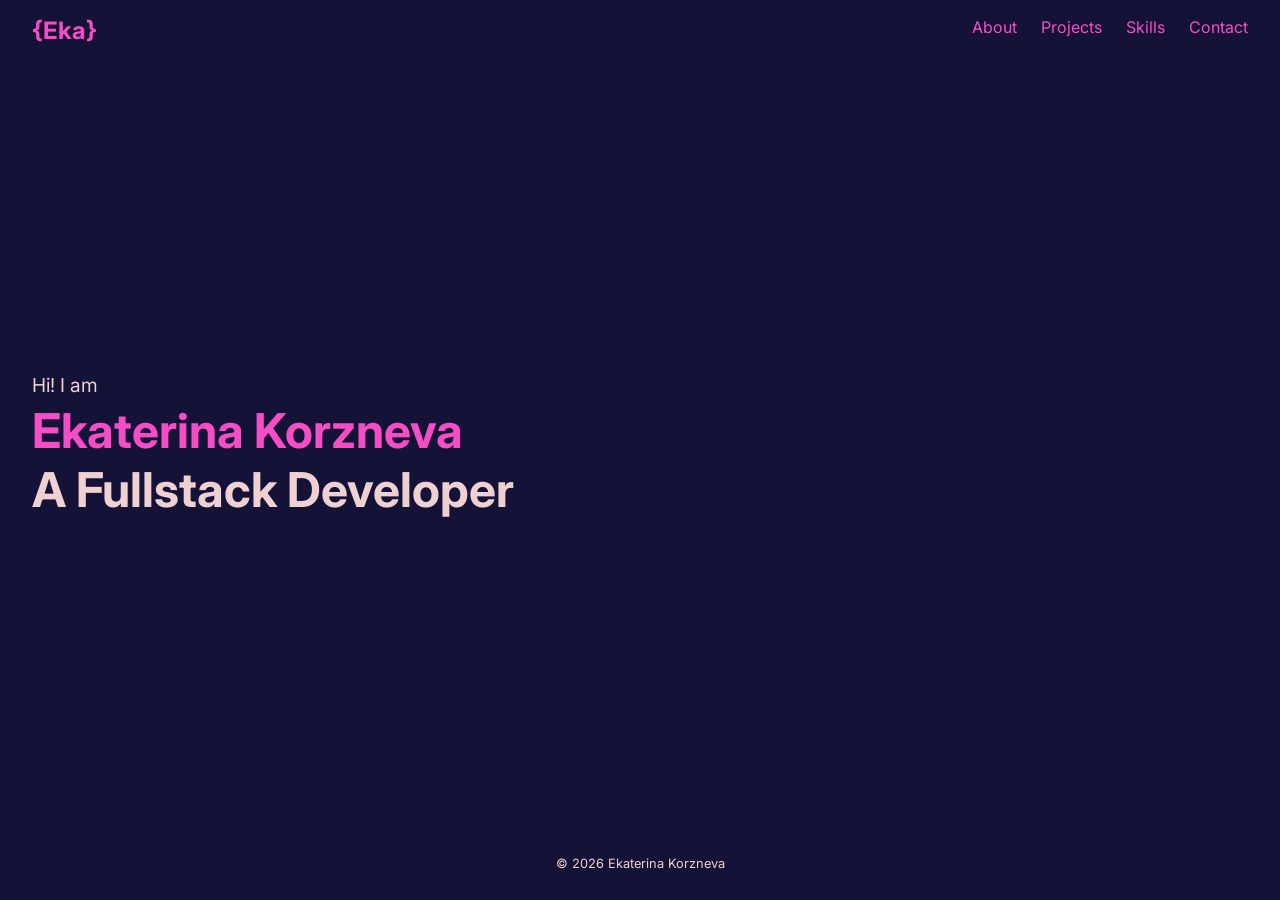
<file: index.html>
<!doctype html>
<html lang="en">
  <head>
    <meta charset="UTF-8" />
    <meta name="viewport" content="width=device-width, initial-scale=1.0" />

    <!-- Favicon and manifest -->
    <link
      rel="icon"
      type="image/png"
      sizes="32x32"
      href="favicons/favicon-32x32.png"
    />
    <link
      rel="icon"
      type="image/png"
      sizes="16x16"
      href="favicons/favicon-16x16.png"
    />
    <link rel="manifest" href="favicons/site.webmanifest" />
    <link
      rel="apple-touch-icon"
      sizes="180x180"
      href="favicons/apple-touch-icon.png"
    />
    <link rel="icon" href="favicons/favicon.ico" />

    <link rel="stylesheet" href="style.css" />
    <link rel="preconnect" href="https://fonts.googleapis.com" />
    <link rel="preconnect" href="https://fonts.gstatic.com" crossorigin />
    <link
      href="https://fonts.googleapis.com/css2?family=Inter:ital,opsz,wght@0,14..32,100..900;1,14..32,100..900&display=swap"
      rel="stylesheet"
    />
    <title>Ekaterina Korzneva</title>
  </head>
  <body>
    <div class="wrapper">
      <header class="navbar">
        <div class="logo">
          <a href="./about.html" class="logo-link">{Eka}</a>
        </div>

        <input type="checkbox" id="menu-toggle" class="menu-toggle" />
        <label for="menu-toggle" class="hamburger">
          <span></span>
          <span></span>
          <span></span>
        </label>

        <nav class="nav-links">
          <a class="nav-item" href="./about.html">About</a>
          <a class="nav-item" href="./projects.html">Projects</a>
          <a class="nav-item" href="./skills.html">Skills</a>
          <a class="nav-item" href="./contact.htm">Contact</a>
        </nav>
      </header>

      <section class="hero">
        <div class="hero-content">
          <p>Hi! I am</p>
          <h1 class="fade-in-top">
            Ekaterina Korzneva<br /><span class="fade-in-top delay"
              >A Fullstack Developer</span
            >
          </h1>
          <h1></h1>
        </div>
      </section>
      <footer class="footer">
        <p>© <span id="year"></span> Ekaterina Korzneva</p>
      </footer>
    </div>
    <script>
      document.getElementById("year").textContent = new Date().getFullYear();
    </script>
  </body>
</html>
</file>
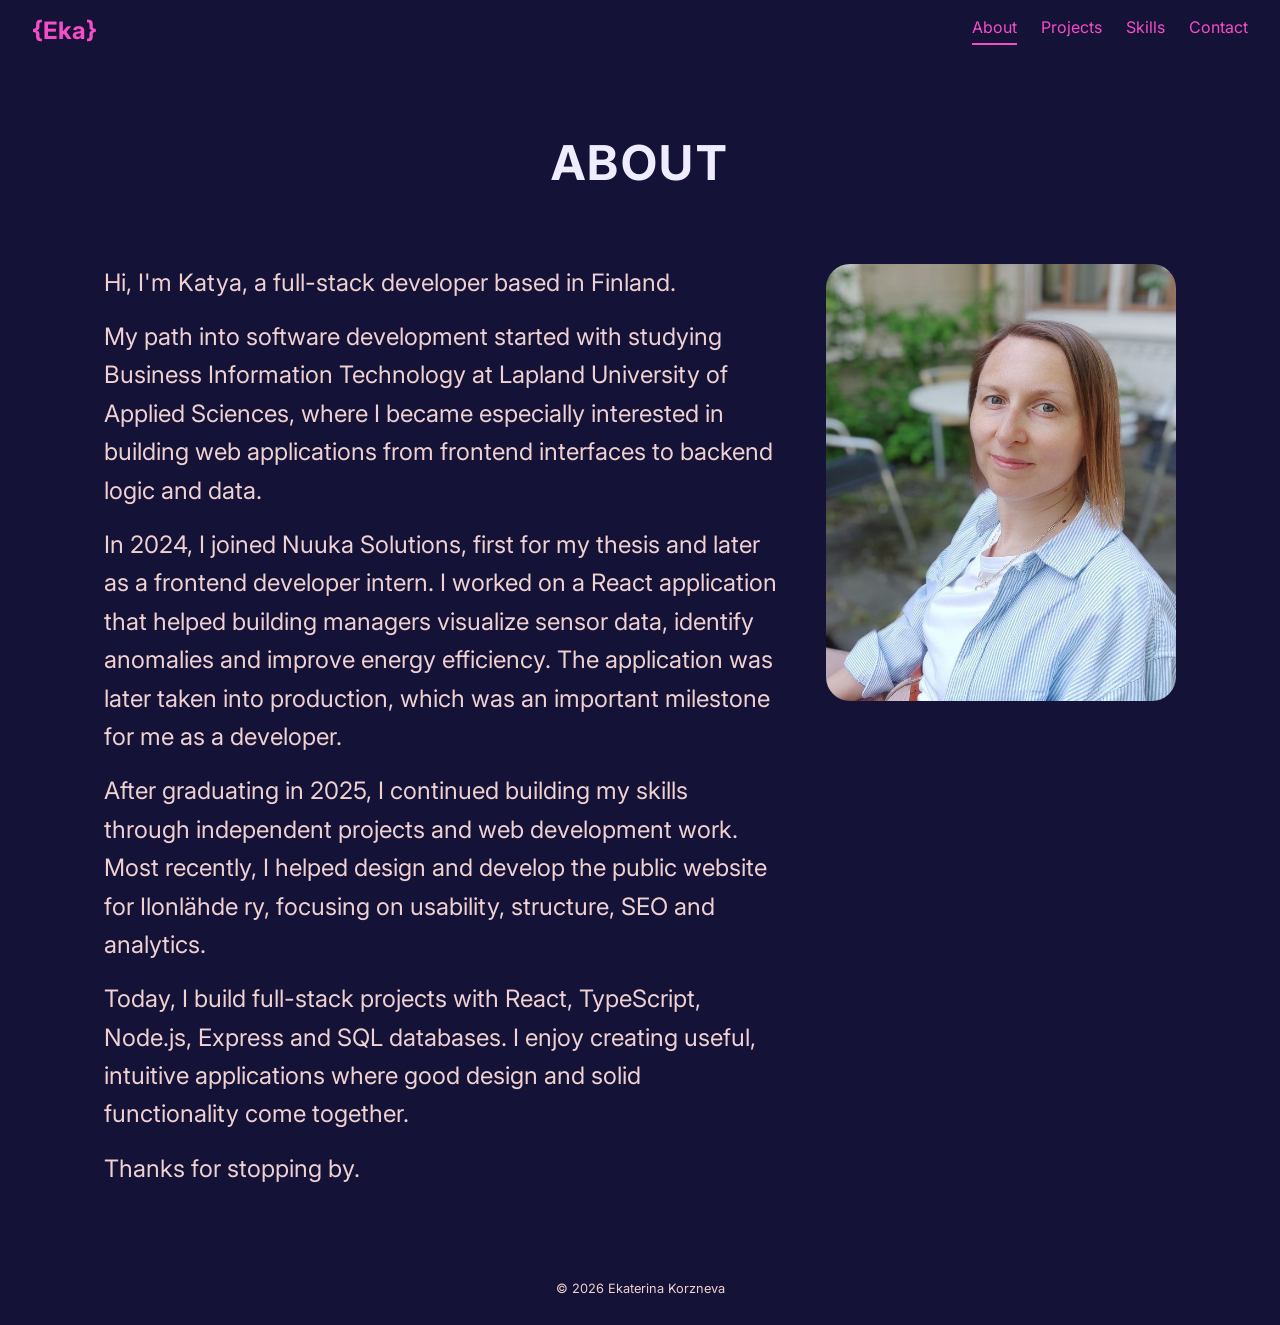
<file: about.html>
<!doctype html>
<html lang="en">
  <head>
    <meta charset="UTF-8" />
    <meta name="viewport" content="width=device-width, initial-scale=1.0" />

    <!-- Favicon and manifest -->
    <link
      rel="icon"
      type="image/png"
      sizes="32x32"
      href="favicons/favicon-32x32.png"
    />
    <link
      rel="icon"
      type="image/png"
      sizes="16x16"
      href="favicons/favicon-16x16.png"
    />
    <link rel="manifest" href="favicons/site.webmanifest" />
    <link
      rel="apple-touch-icon"
      sizes="180x180"
      href="favicons/apple-touch-icon.png"
    />
    <link rel="icon" href="favicons/favicon.ico" />

    <link rel="stylesheet" href="style.css" />
    <link rel="preconnect" href="https://fonts.googleapis.com" />
    <link rel="preconnect" href="https://fonts.gstatic.com" crossorigin />
    <link
      href="https://fonts.googleapis.com/css2?family=Inter:ital,opsz,wght@0,14..32,100..900;1,14..32,100..900&display=swap"
      rel="stylesheet"
    />
    <title>Ekaterina Korzneva</title>
  </head>
  <body>
    <div class="wrapper">
      <header class="navbar">
        <div class="logo">
          <a href="./index.html" class="logo-link">{Eka}</a>
        </div>

        <input type="checkbox" id="menu-toggle" class="menu-toggle" />
        <label for="menu-toggle" class="hamburger">
          <span></span>
          <span></span>
          <span></span>
        </label>

        <nav class="nav-links">
          <a class="nav-item active" href="./about.html">About</a>
          <a class="nav-item" href="./projects.html">Projects</a>
          <a class="nav-item" href="./skills.html">Skills</a>
          <a class="nav-item" href="./contact.htm">Contact</a>
        </nav>
      </header>

      <section class="content-container">
        <h1 class="page-title">About</h1>
        <div class="about-wrapper">
          <div class="about-container">
            <!-- <h2 class="section-title">ABOUT</h2> -->
            <div class="about-text">
              <p>Hi, I'm Katya, a full-stack developer based in Finland.</p>

              <p>
                My path into software development started with studying Business
                Information Technology at Lapland University of Applied
                Sciences, where I became especially interested in building web
                applications from frontend interfaces to backend logic and data.
              </p>

              <p>
                In 2024, I joined Nuuka Solutions, first for my thesis and later
                as a frontend developer intern. I worked on a React application
                that helped building managers visualize sensor data, identify
                anomalies and improve energy efficiency. The application was
                later taken into production, which was an important milestone
                for me as a developer.
              </p>

              <p>
                After graduating in 2025, I continued building my skills through
                independent projects and web development work. Most recently, I
                helped design and develop the public website for Ilonlähde ry,
                focusing on usability, structure, SEO and analytics.
              </p>

              <p>
                Today, I build full-stack projects with React, TypeScript,
                Node.js, Express and SQL databases. I enjoy creating useful,
                intuitive applications where good design and solid functionality
                come together.
              </p>

              <p>Thanks for stopping by.</p>
            </div>
          </div>
          <img
            class="about-image"
            src="assets/portrait.jpg"
            alt="Ekaterina Korzneva"
          />
        </div>
      </section>
      <footer class="footer">
        <p>© <span id="year"></span> Ekaterina Korzneva</p>
      </footer>
    </div>
    <script>
      document.getElementById("year").textContent = new Date().getFullYear();
    </script>
  </body>
</html>
</file>
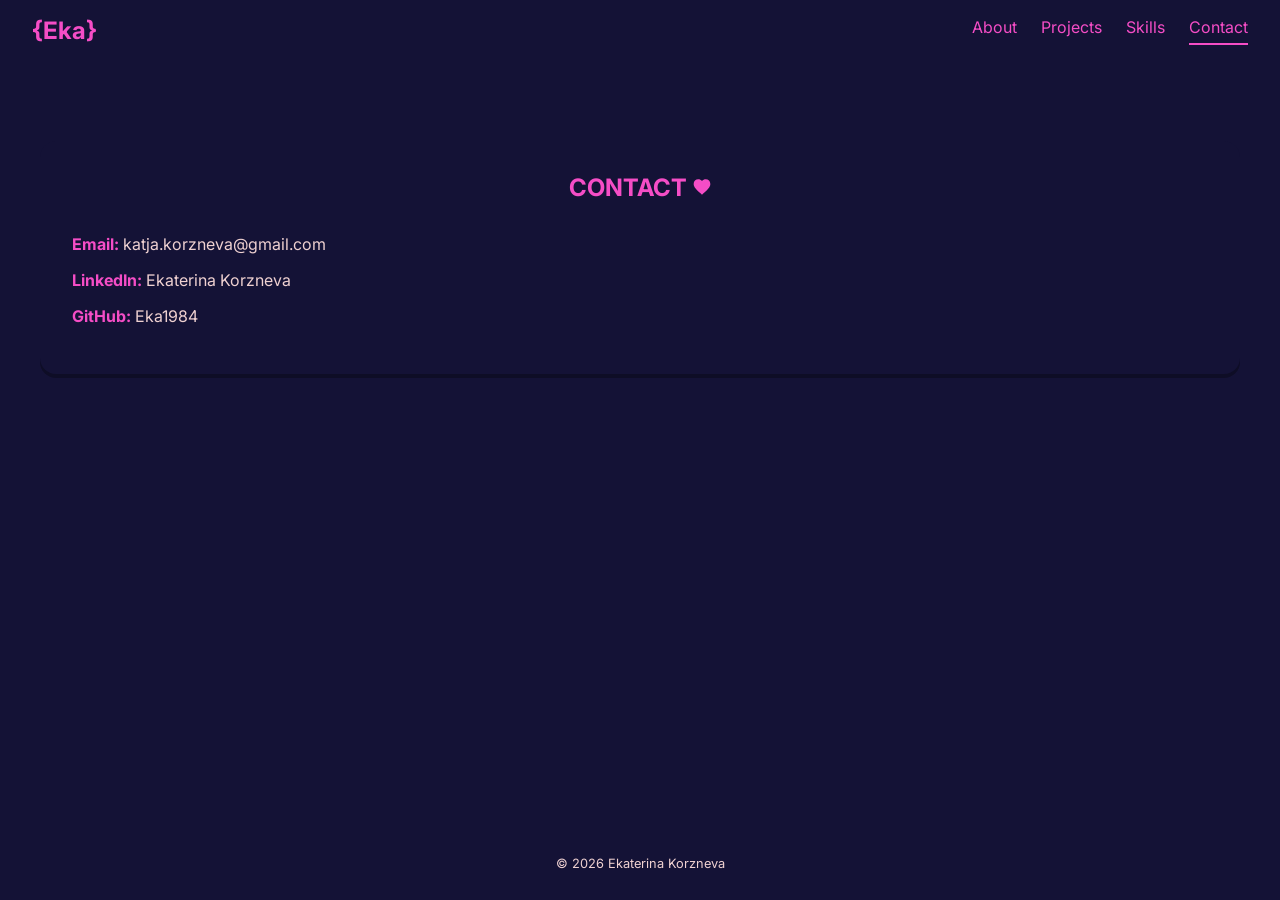
<file: contact.htm>
<!DOCTYPE html>
<html lang="en">
  <head>
    <meta charset="UTF-8" />
    <meta name="viewport" content="width=device-width, initial-scale=1.0" />

    <!-- Favicon and manifest -->
    <link
      rel="icon"
      type="image/png"
      sizes="32x32"
      href="favicons/favicon-32x32.png"
    />
    <link
      rel="icon"
      type="image/png"
      sizes="16x16"
      href="favicons/favicon-16x16.png"
    />
    <link rel="manifest" href="favicons/site.webmanifest" />
    <link
      rel="apple-touch-icon"
      sizes="180x180"
      href="favicons/apple-touch-icon.png"
    />
    <link rel="icon" href="favicons/favicon.ico" />

    <link rel="stylesheet" href="style.css" />
    <link rel="preconnect" href="https://fonts.googleapis.com" />
    <link rel="preconnect" href="https://fonts.gstatic.com" crossorigin />
    <link
      href="https://fonts.googleapis.com/css2?family=Inter:ital,opsz,wght@0,14..32,100..900;1,14..32,100..900&display=swap"
      rel="stylesheet"
    />
    <title>Ekaterina Korzneva</title>
  </head>
  <body>
    <div class="wrapper">
      <header class="navbar">
        <div class="logo">
          <a href="./index.html" class="logo-link">{Eka}</a>
        </div>

        <input type="checkbox" id="menu-toggle" class="menu-toggle" />
        <label for="menu-toggle" class="hamburger">
          <span></span>
          <span></span>
          <span></span>
        </label>

        <nav class="nav-links">
          <a class="nav-item" href="./about.html">About</a>
          <a class="nav-item" href="./projects.html">Projects</a>
          <a class="nav-item" href="./skills.html">Skills</a>
          <a class="nav-item active" href="./contact.htm">Contact</a>
        </nav>
      </header>

      <section class="main">
        <div class="content-container">
          <div class="contact-card">
            <h3>
              Contact
              <svg
                class="heart-icon"
                xmlns="http://www.w3.org/2000/svg"
                viewBox="0 0 24 22"
                width="20"
                height="20"
                fill="#f54dc6"
              >
                <path
                  d="M12 21.35l-1.45-1.32C5.4 15.36 2 12.28 2 8.5
           2 5.42 4.42 3 7.5 3c1.74 0 3.41 0.81 4.5 2.09
           C13.09 3.81 14.76 3 16.5 3
           19.58 3 22 5.42 22 8.5
           c0 3.78-3.4 6.86-8.55 11.54L12 21.35z"
                />
              </svg>
            </h3>
            <ul class="contact-list">
              <li>
                <strong>Email:</strong>
                <a href="mailto:katja.korzneva@gmail.com"
                  >katja.korzneva@gmail.com</a
                >
              </li>
              <li>
                <strong>LinkedIn:</strong>
                <a
                  href="https://www.linkedin.com/in/ekaterinakorzneva/"
                  target="_blank"
                  >Ekaterina Korzneva</a
                >
              </li>
              <li>
                <strong>GitHub:</strong>
                <a href="https://github.com/Eka1984" target="_blank">Eka1984</a>
              </li>
            </ul>
          </div>
        </div>
      </section>
      <footer class="footer">
        <p>© <span id="year"></span> Ekaterina Korzneva</p>
      </footer>
    </div>
    <script>
      document.getElementById("year").textContent = new Date().getFullYear();
    </script>
  </body>
</html>
</file>
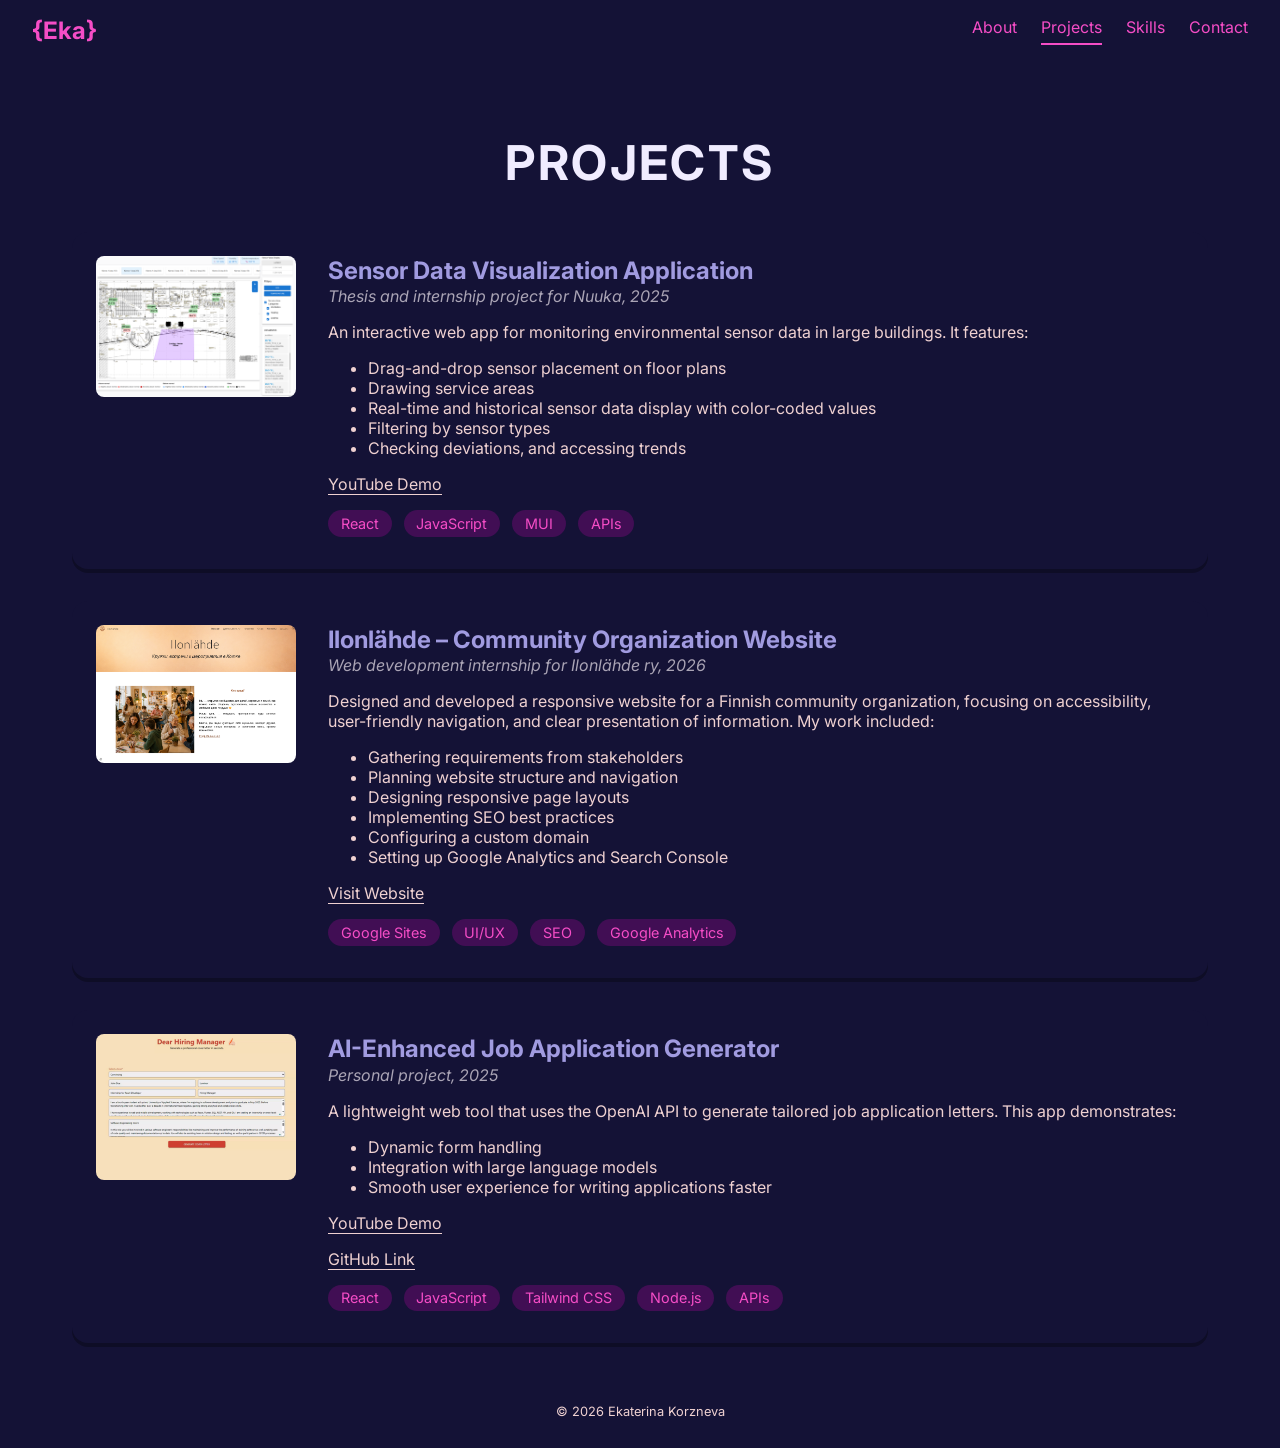
<file: projects.html>
<!doctype html>
<html lang="en">
  <head>
    <meta charset="UTF-8" />
    <meta name="viewport" content="width=device-width, initial-scale=1.0" />

    <!-- Favicon and manifest -->
    <link
      rel="icon"
      type="image/png"
      sizes="32x32"
      href="favicons/favicon-32x32.png"
    />
    <link
      rel="icon"
      type="image/png"
      sizes="16x16"
      href="favicons/favicon-16x16.png"
    />
    <link rel="manifest" href="favicons/site.webmanifest" />
    <link
      rel="apple-touch-icon"
      sizes="180x180"
      href="favicons/apple-touch-icon.png"
    />
    <link rel="icon" href="favicons/favicon.ico" />

    <link rel="stylesheet" href="style.css" />
    <link rel="preconnect" href="https://fonts.googleapis.com" />
    <link rel="preconnect" href="https://fonts.gstatic.com" crossorigin />
    <link
      href="https://fonts.googleapis.com/css2?family=Inter:ital,opsz,wght@0,14..32,100..900;1,14..32,100..900&display=swap"
      rel="stylesheet"
    />
    <title>Ekaterina Korzneva</title>
  </head>
  <body>
    <div class="wrapper">
      <header class="navbar">
        <div class="logo">
          <a href="./index.html" class="logo-link">{Eka}</a>
        </div>

        <input type="checkbox" id="menu-toggle" class="menu-toggle" />
        <label for="menu-toggle" class="hamburger">
          <span></span>
          <span></span>
          <span></span>
        </label>

        <nav class="nav-links">
          <a class="nav-item" href="./about.html">About</a>
          <a class="nav-item active" href="./projects.html">Projects</a>
          <a class="nav-item" href="./skills.html">Skills</a>
          <a class="nav-item" href="./contact.htm">Contact</a>
        </nav>
      </header>

      <section class="main">
        <div class="content-container">
          <h1 class="page-title">Projects</h1>
          <div class="projects-container">
            <!-- Nuuka Project -->
            <div class="project-card">
              <img
                src="./assets/sensor_app.png"
                alt="Project screenshot"
                class="project-img"
                onclick="openLightbox(this.src)"
              />
              <!-- Lightbox container -->
              <div id="lightbox" class="lightbox" onclick="closeLightbox()">
                <img id="lightbox-img" />
              </div>

              <div class="project-info">
                <h3>Sensor Data Visualization Application</h3>
                <p class="project-subtitle">
                  Thesis and internship project for Nuuka, 2025
                </p>
                <p>
                  An interactive web app for monitoring environmental sensor
                  data in large buildings. It features:
                </p>
                <ul>
                  <li>Drag-and-drop sensor placement on floor plans</li>
                  <li>Drawing service areas</li>
                  <li>
                    Real-time and historical sensor data display with
                    color-coded values
                  </li>
                  <li>Filtering by sensor types</li>
                  <li>Checking deviations, and accessing trends</li>
                </ul>
                <p>
                  <a
                    href="https://youtu.be/JR7wBAbkMYM"
                    target="_blank"
                    rel="noopener noreferrer"
                    >YouTube Demo</a
                  >
                </p>

                <div class="tags">
                  <span class="tag">React</span>
                  <span class="tag">JavaScript</span>
                  <span class="tag">MUI</span>
                  <span class="tag">APIs</span>
                </div>
              </div>
            </div>

            <!-- Ilonlähde Project -->
            <div class="project-card">
              <img
                src="./assets/ilonlahde_project.png"
                alt="Ilonlähde website screenshot"
                class="project-img"
                onclick="openLightbox(this.src)"
              />

              <div class="project-info">
                <h3>Ilonlähde – Community Organization Website</h3>
                <p class="project-subtitle">
                  Web development internship for Ilonlähde ry, 2026
                </p>

                <p>
                  Designed and developed a responsive website for a Finnish
                  community organization, focusing on accessibility,
                  user-friendly navigation, and clear presentation of
                  information. My work included:
                </p>

                <ul>
                  <li>Gathering requirements from stakeholders</li>
                  <li>Planning website structure and navigation</li>
                  <li>Designing responsive page layouts</li>
                  <li>Implementing SEO best practices</li>
                  <li>Configuring a custom domain</li>
                  <li>Setting up Google Analytics and Search Console</li>
                </ul>

                <p>
                  <a
                    href="https://www.ilonlahdery.fi/"
                    target="_blank"
                    rel="noopener noreferrer"
                    >Visit Website</a
                  >
                </p>

                <div class="tags">
                  <span class="tag">Google Sites</span>
                  <span class="tag">UI/UX</span>
                  <span class="tag">SEO</span>
                  <span class="tag">Google Analytics</span>
                </div>
              </div>
            </div>

            <!-- AI Job Application Generator -->
            <div class="project-card">
              <img
                src="./assets/AI_job_application.png"
                alt="Project screenshot"
                class="project-img"
                onclick="openLightbox(this.src)"
              />
              <div class="project-info">
                <h3>AI-Enhanced Job Application Generator</h3>
                <p class="project-subtitle">Personal project, 2025</p>
                <p>
                  A lightweight web tool that uses the OpenAI API to generate
                  tailored job application letters. This app demonstrates:
                </p>
                <ul>
                  <li>Dynamic form handling</li>
                  <li>Integration with large language models</li>
                  <li>
                    Smooth user experience for writing applications faster
                  </li>
                </ul>
                <p>
                  <a
                    href="https://www.youtube.com/watch?v=rdFn7hsgvFI"
                    target="_blank"
                    rel="noopener noreferrer"
                    >YouTube Demo</a
                  >
                </p>
                <p>
                  <a
                    href="https://github.com/Eka1984/job-app-generator"
                    target="_blank"
                    rel="noopener noreferrer"
                    >GitHub Link</a
                  >
                </p>
                <div class="tags">
                  <span class="tag">React</span>
                  <span class="tag">JavaScript</span>
                  <span class="tag">Tailwind CSS</span>
                  <span class="tag">Node.js</span>
                  <span class="tag">APIs</span>
                </div>
              </div>
            </div>
          </div>
        </div>
      </section>
      <footer class="footer">
        <p>© <span id="year"></span> Ekaterina Korzneva</p>
      </footer>
    </div>
    <script>
      document.getElementById("year").textContent = new Date().getFullYear();

      function openLightbox(src) {
        const lightbox = document.getElementById("lightbox");
        const lightboxImg = document.getElementById("lightbox-img");
        lightboxImg.src = src;
        lightbox.style.display = "flex";
      }

      function closeLightbox() {
        document.getElementById("lightbox").style.display = "none";
      }
    </script>
  </body>
</html>
</file>
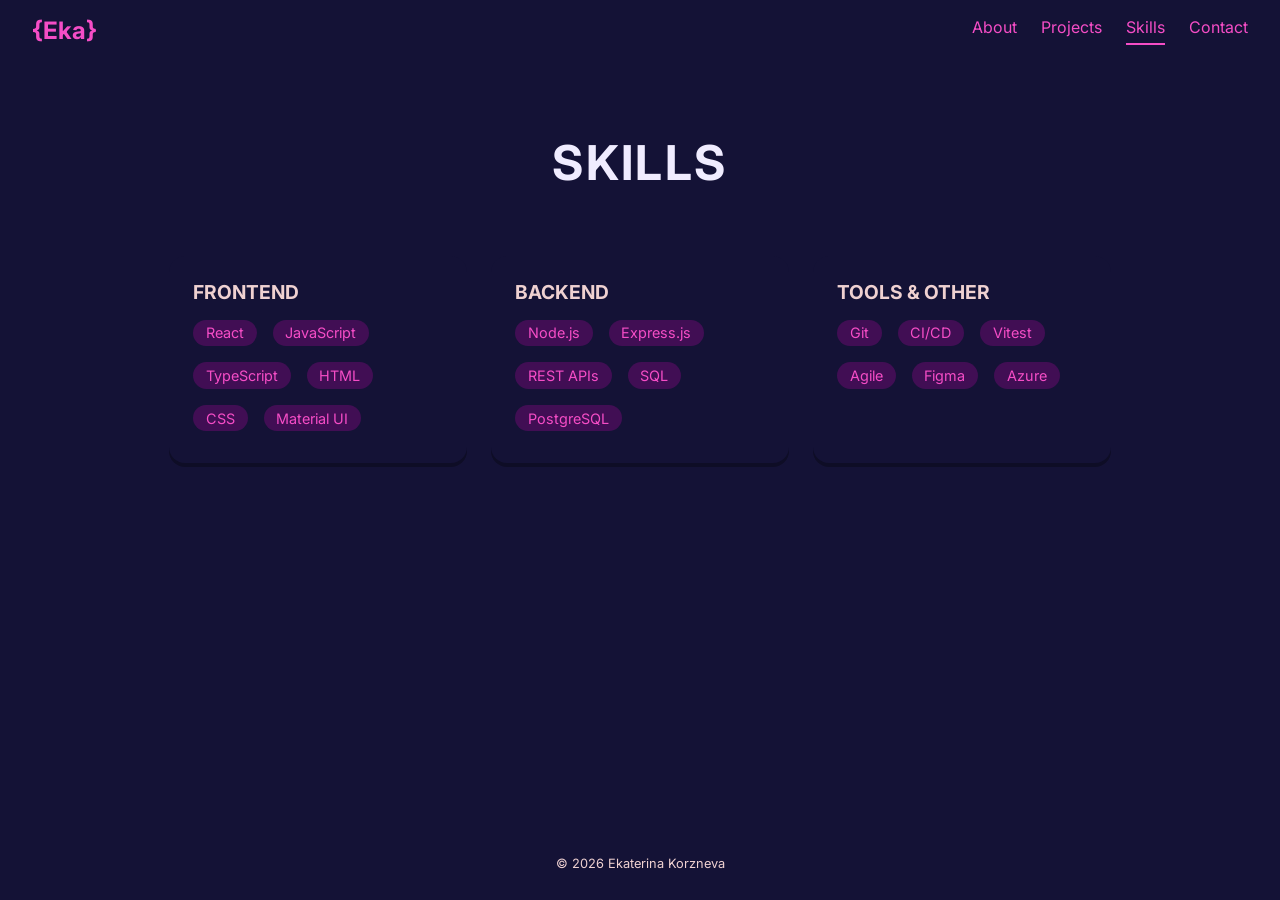
<file: skills.html>
<!doctype html>
<html lang="en">
  <head>
    <meta charset="UTF-8" />
    <meta name="viewport" content="width=device-width, initial-scale=1.0" />

    <!-- Favicon and manifest -->
    <link
      rel="icon"
      type="image/png"
      sizes="32x32"
      href="favicons/favicon-32x32.png"
    />
    <link
      rel="icon"
      type="image/png"
      sizes="16x16"
      href="favicons/favicon-16x16.png"
    />
    <link rel="manifest" href="favicons/site.webmanifest" />
    <link
      rel="apple-touch-icon"
      sizes="180x180"
      href="favicons/apple-touch-icon.png"
    />
    <link rel="icon" href="favicons/favicon.ico" />

    <link rel="stylesheet" href="style.css" />
    <link rel="preconnect" href="https://fonts.googleapis.com" />
    <link rel="preconnect" href="https://fonts.gstatic.com" crossorigin />
    <link
      href="https://fonts.googleapis.com/css2?family=Inter:ital,opsz,wght@0,14..32,100..900;1,14..32,100..900&display=swap"
      rel="stylesheet"
    />
    <title>Ekaterina Korzneva</title>
  </head>
  <body>
    <div class="wrapper">
      <header class="navbar">
        <div class="logo">
          <a href="./index.html" class="logo-link">{Eka}</a>
        </div>

        <input type="checkbox" id="menu-toggle" class="menu-toggle" />
        <label for="menu-toggle" class="hamburger">
          <span></span>
          <span></span>
          <span></span>
        </label>

        <nav class="nav-links">
          <a class="nav-item" href="./about.html">About</a>
          <a class="nav-item" href="./projects.html">Projects</a>
          <a class="nav-item active" href="./skills.html">Skills</a>
          <a class="nav-item" href="./contact.htm">Contact</a>
        </nav>
      </header>

      <section class="main">
        <div class="content-container">
          <h1 class="page-title">Skills</h1>
          <div class="skills-container">
            <div class="skill-card">
              <h3>Frontend</h3>
              <div class="tags">
                <span class="tag">React</span>
                <span class="tag">JavaScript</span>
                <span class="tag">TypeScript</span>
                <span class="tag">HTML</span>
                <span class="tag">CSS</span>
                <span class="tag">Material UI</span>
              </div>
            </div>

            <div class="skill-card">
              <h3>Backend</h3>
              <div class="tags">
                <span class="tag">Node.js</span>
                <span class="tag">Express.js</span>
                <span class="tag">REST APIs</span>
                <span class="tag">SQL</span>
                <span class="tag">PostgreSQL</span>
              </div>
            </div>

            <div class="skill-card">
              <h3>Tools & Other</h3>
              <div class="tags">
                <span class="tag">Git</span>
                <span class="tag">CI/CD</span>
                <span class="tag">Vitest</span>
                <span class="tag">Agile</span>
                <span class="tag">Figma</span>
                <span class="tag">Azure</span>
              </div>
            </div>
          </div>
        </div>
      </section>

      <footer class="footer">
        <p>© <span id="year"></span> Ekaterina Korzneva</p>
      </footer>
    </div>
    <script>
      document.getElementById("year").textContent = new Date().getFullYear();
    </script>
  </body>
</html>
</file>
<file: style.css>
body {
  background-color: #141236;
  font-family: "Inter", sans-serif;
  font-optical-sizing: auto;
  margin: 0;
}

.wrapper {
  min-height: 100vh; /* Full viewport height */
  display: flex;
  flex-direction: column;
}

.navbar {
  display: flex;
  align-items: center;
  justify-content: space-between;
  padding: 1rem 2rem;
  background: #141236;
  color: #f54dc6;
  position: relative;
}

.logo {
  font-size: 1.5rem;
  font-weight: bold;
}

.nav-links {
  display: flex;
  gap: 1.5rem;
}

.nav-links a {
  color: #f54dc6;
  text-decoration: none;
  transition: color 0.2s;
}

.nav-links a:hover {
  color: #efd1d1;
}

/* Hamburger styles */
.hamburger {
  display: none;
  flex-direction: column;
  justify-content: center;
  gap: 5px;
  width: 30px;
  height: 25px;
  cursor: pointer;
}

.hamburger span {
  display: block;
  height: 4px;
  background: #f54dc6;
  border-radius: 2px;
  transition: 0.3s ease;
}

.menu-toggle {
  display: none;
}

/* Mobile styles */
@media (max-width: 768px) {
  .nav-links {
    flex-direction: column;
    position: absolute;
    top: 100%;
    left: 0;
    align-items: center;
    background: #141236;
    width: 100%;
    display: none;
  }

  .nav-links a {
    color: #efd1d1;
  }

  .nav-links a:hover {
    color: #f54dc6;
  }

  .menu-toggle:checked + .hamburger + .nav-links {
    display: flex;
  }

  /* Transform hamburger into an X */
  .menu-toggle:checked + .hamburger span:nth-child(1) {
    transform: rotate(45deg) translateY(13px);
  }

  .menu-toggle:checked + .hamburger span:nth-child(2) {
    opacity: 0;
  }

  .menu-toggle:checked + .hamburger span:nth-child(3) {
    transform: rotate(-45deg) translateY(-13px);
  }

  .hamburger {
    display: flex;
    z-index: 20;
  }
}

.logo-link {
  text-decoration: none;
  color: #f54dc6;
  font-size: 1.5rem;
  font-weight: bold;
  transition: color 0.2s;
}

.logo-link:hover {
  color: #efd1d1;
}

.nav-item {
  padding-bottom: 6px; /* controls the gap */
  border-bottom: 2px solid transparent;
  transition: transform 0.2s ease;
}

.nav-item:hover {
  transform: scale(1.1);
}

.nav-item.active {
  border-bottom-color: #f54dc6;
}

.hero {
  height: 100vh;
  display: flex;
  align-items: center;
  justify-content: flex-start;
  padding: 0 2rem;
  background-color: #141236;
  color: #efd1d1;
  flex: 1;
}

.hero-content {
  max-width: 600px;
}

.hero h1 {
  font-size: 3rem;
  margin: 0;
  color: #f54dc6;
}

.hero h1 span {
  color: #efd1d1;
}

.hero p {
  font-size: 1.2rem;
  line-height: 1.6;
  margin: 0;
}

/* Optional: Make it responsive */
@media (max-width: 768px) {
  .hero {
    padding: 0 5%;
    text-align: center;
    justify-content: center;
  }

  .hero-content {
    max-width: 90%;
  }

  .hero h1 {
    font-size: 2.2rem;
  }

  .hero p {
    font-size: 1rem;
  }
}

.footer {
  padding: 1rem 2rem;
  background: #141236;
  color: #efd1d1;
  text-align: center;
  font-size: 0.8rem;
}

.projects-container {
  display: flex;
  flex-direction: column;
  gap: 2rem;
}

/* @media (max-width: 1440px) {
  .projects-container {
    max-width: 75vw;
  }
} */

.project-card {
  display: flex;
  flex-direction: row;
  background-color: #141236;
  border-radius: 1rem;
  padding: 1.5rem;
  box-shadow: 0 4px rgba(0, 0, 0, 0.3);
  color: #efd1d1;
  flex-wrap: wrap;
}

.project-img {
  width: 200px;
  height: auto;
  border-radius: 0.5rem;
  margin-right: 2rem;
  align-self: flex-start;
}

.project-info {
  flex: 1;
  min-width: 250px;
}

.project-info h3 {
  font-size: 1.5rem;
  margin: 0;
  color: #a19be0;
}

.project-subtitle {
  color: #aaa4b5;
  font-style: italic;
  margin-top: 0.1rem;
}

.project-info a {
  color: #efd1d1;
  text-decoration: underline;
  text-underline-offset: 4px;
}

.project-info a:hover {
  color: #f54dc6;
}

.tag {
  display: inline-block;
  background-color: #410e54;
  color: #f54dc6;
  padding: 0.3rem 0.8rem;
  border-radius: 1rem;
  margin-right: 0.5rem;
  margin-bottom: 0.5rem;
  font-size: 0.9rem;
}

@media (max-width: 768px) {
  .project-card {
    flex-direction: column;
    align-items: center;
  }

  .project-img {
    margin: 0 0 1.5rem 0;
    width: 100%;
    max-width: 100%;
  }

  .project-info {
    text-align: left;
  }
}

.main {
  flex: 1;
}

.content-container {
  display: flex;
  flex-direction: column;
  align-items: center;
  flex: 1;
  width: 100%;
  max-width: 1200px;
  margin: 0 auto;
  padding: 2rem;
  box-sizing: border-box;
}

/* Wider on large screens */
@media (max-width: 768px) {
  .content-container {
    padding: 1.5rem;
  }
}

@media (max-width: 480px) {
  .content-container {
    padding: 1rem;
  }
}

.about-text {
  color: #efd1d1;
  font-size: 1.5rem;
  line-height: 1.6;
  align-items: center;
}

.about-text p {
  margin: 0 0 1rem;
  padding: 0;
}

.about-text p:last-child {
  margin-bottom: 0;
}

@media (max-width: 430px) {
  .about-text {
    font-size: 1rem;
  }
}

.about-container {
  display: flex;
  flex-direction: column;
  align-items: flex-start;
  justify-content: center;
}

.skills-container {
  display: flex;
  flex-wrap: wrap;
  gap: 1.5rem;
  justify-content: center;
  margin-top: 1.5rem;
}

.skill-card {
  background-color: #141236;
  border-radius: 1rem;
  box-shadow: 0 4px rgba(0, 0, 0, 0.3);
  padding: 1.5rem;
  color: #efd1d1;
  width: 250px;
  display: flex;
  flex-direction: column;
  align-items: flex-start;
}

@media (max-width: 360px) {
  .skill-card {
    width: 90%;
  }
}

.skill-card h3 {
  margin-top: 0;
  margin-bottom: 1rem;
  color: #efd1d1;
  font-size: 1.2rem;
  text-transform: uppercase;
}

.skill-card .tags {
  display: flex;
  flex-wrap: wrap;
  gap: 0.5rem;
}

.contact-card {
  width: 100%; /* take full width of parent */
  max-width: none; /* remove any internal limit */
  background-color: #141236;
  border-radius: 1rem;
  box-shadow: 0 4px rgba(0, 0, 0, 0.3);
  padding: 2rem;
  color: #efd1d1;
  /* max-width: 600px; */
  margin-top: 3rem;
}

@media (max-width: 360px) {
  .contact-card {
    padding: 1rem;
  }
}

.contact-card h3 {
  margin-top: 0;
  margin-bottom: 2rem;
  text-align: center;
  color: #f54dc6;
  font-size: 1.5rem;
  text-transform: uppercase;
}

.contact-list {
  list-style: none;
  padding: 0;
  margin: 0;
}

.contact-list li {
  margin-bottom: 1rem;
  font-size: 1rem;
  color: #f54dc6;
}

.contact-list a {
  color: #efd1d1;
  text-decoration: none;
}

.contact-list a:hover {
  color: #f54dc6;
}

/* For Chrome, Edge, Safari */
::-webkit-scrollbar {
  width: 8px;
}

::-webkit-scrollbar-track {
  background: #1c1534; /* dark background to blend with your layout */
  border-radius: 4px;
}

::-webkit-scrollbar-thumb {
  background-color: #f54dc6; /* your accent pink */
  border-radius: 4px;
  border: 2px solid #1c1534; /* adds padding effect */
}

::-webkit-scrollbar-thumb:hover {
  background-color: #ff78da; /* lighter on hover */
}

/* Firefox only */
html {
  scrollbar-width: thin;
  scrollbar-color: #f54dc6 #1c1534;
}

.heart-icon:hover {
  animation: pulse 1s infinite;
}

@keyframes pulse {
  0%,
  100% {
    transform: scale(1);
  }
  50% {
    transform: scale(1.2);
  }
}

.fade-in-top {
  opacity: 0;
  transform: translateY(20px);
  animation: fadeSlideUp 2.5s ease-out forwards;
}

.fade-in-top.delay {
  animation-delay: 0.3s;
}

@keyframes fadeSlideUp {
  to {
    opacity: 1;
    transform: translateY(0);
  }
}

.lightbox {
  display: none;
  position: fixed;
  top: 0;
  left: 0;
  width: 100%;
  height: 100%;
  background-color: rgba(0, 0, 0, 0.8);
  justify-content: center;
  align-items: center;
  z-index: 1000;
}

.lightbox img {
  max-width: 90%;
  max-height: 90%;
  border-radius: 0.5rem;
  box-shadow: 0 0 20px #000;
}

::selection {
  background-color: #f54dc6; /* highlight color */
  color: #141236; /* text color on highlight */
}

.about-wrapper {
  display: flex;
  flex-direction: row;
  align-items: flex-start;
  justify-content: center;
  padding: 2rem;
  gap: 3rem;
}

.about-image {
  width: 100%;
  max-width: 350px;
  aspect-ratio: 4 / 5;
  object-fit: cover;
  border-radius: 24px;
  display: block;
  flex-shrink: 0;
}

@media (max-width: 1024px) {
  .about-wrapper {
    flex-direction: column-reverse;
    align-items: center;
  }
  .about-image {
    max-width: 250px;
  }
}

.section-title {
  display: flex;
  align-items: center;
  gap: 1rem;
  color: #8f88b8;
  font-size: 0.9rem;
  font-weight: 600;
  letter-spacing: 0.25em;
}

h2.section-title {
  margin-top: 0;
  margin-bottom: 2rem;
}

.section-title::after {
  content: "";
  width: 85px;
  height: 1px;
  background-color: #4a4668;
}

.page-title {
  color: #f0ecff;
  font-size: clamp(2rem, 4vw, 3rem);
  font-weight: 700;
  letter-spacing: 0.05em;
  text-transform: uppercase;
}

@media (max-width: 430px) {
  .page-title {
    font-size: 1.5rem;
  }
}
</file>
